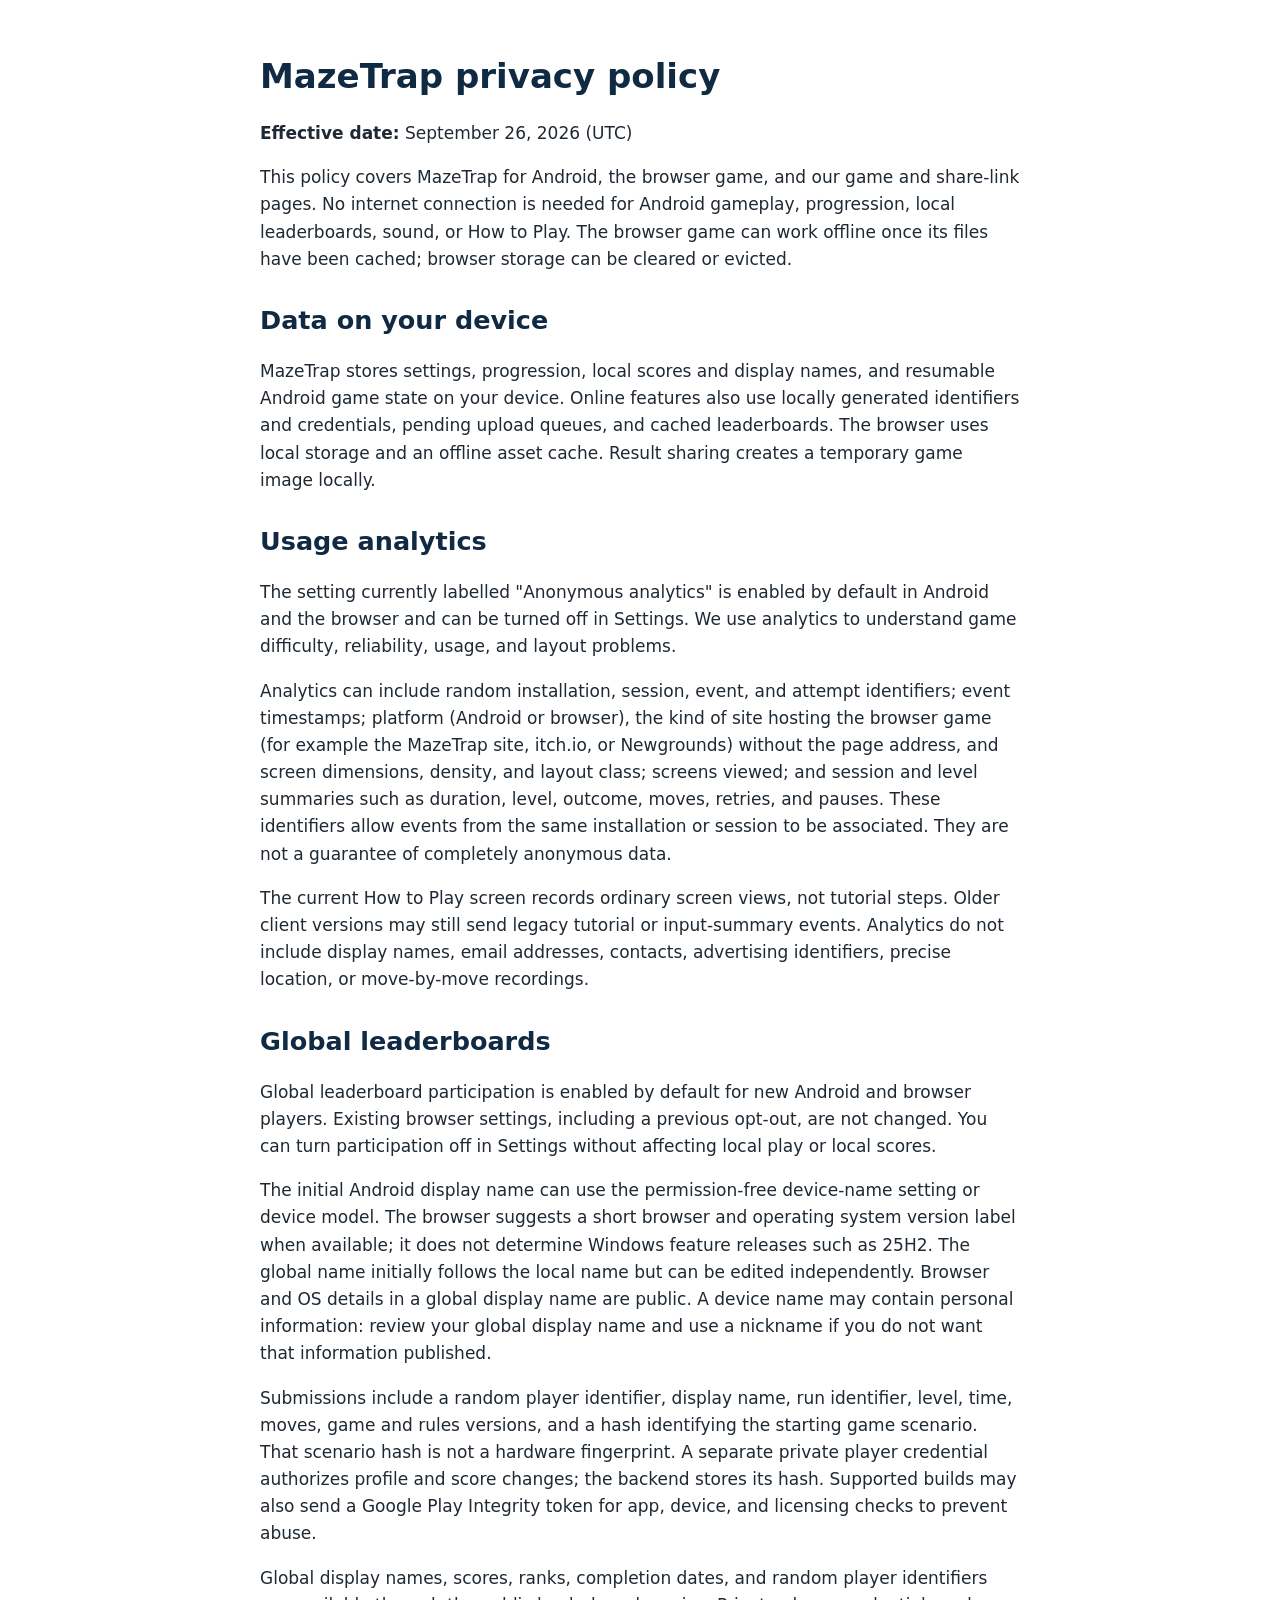
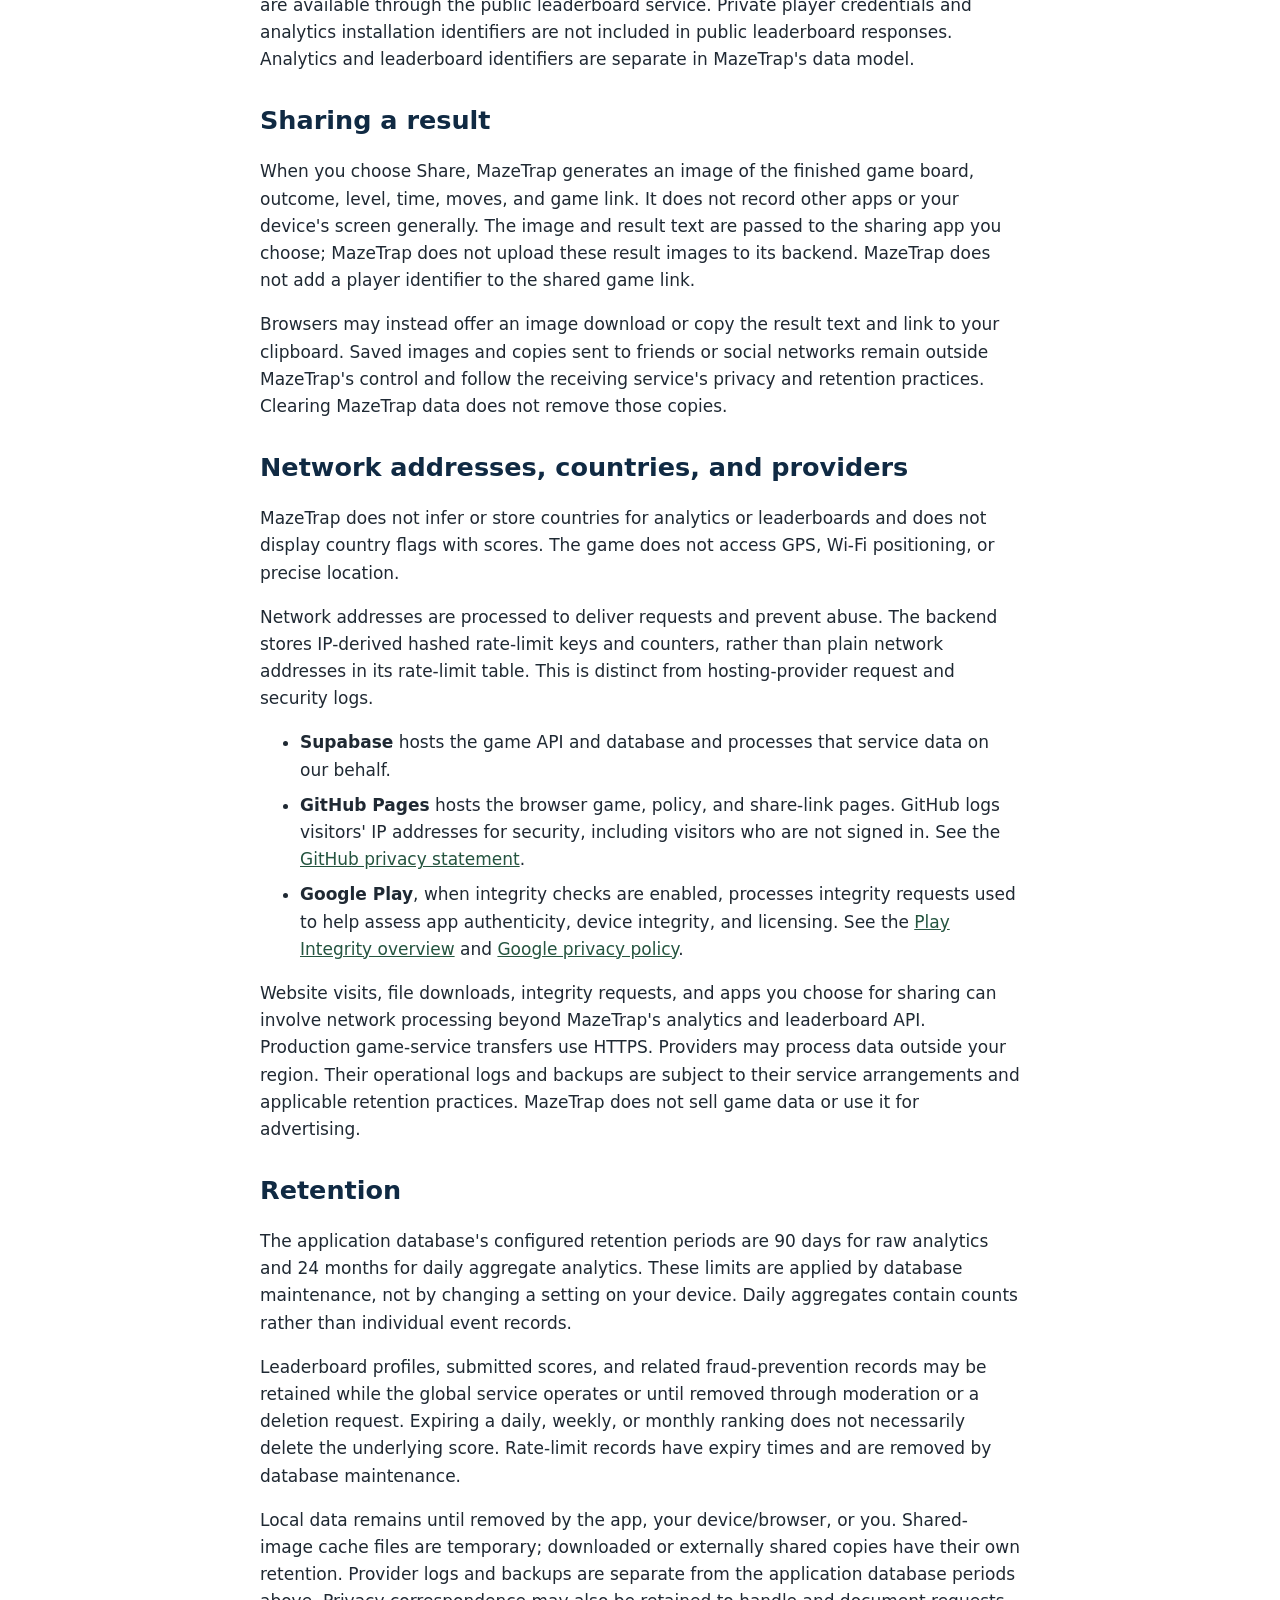
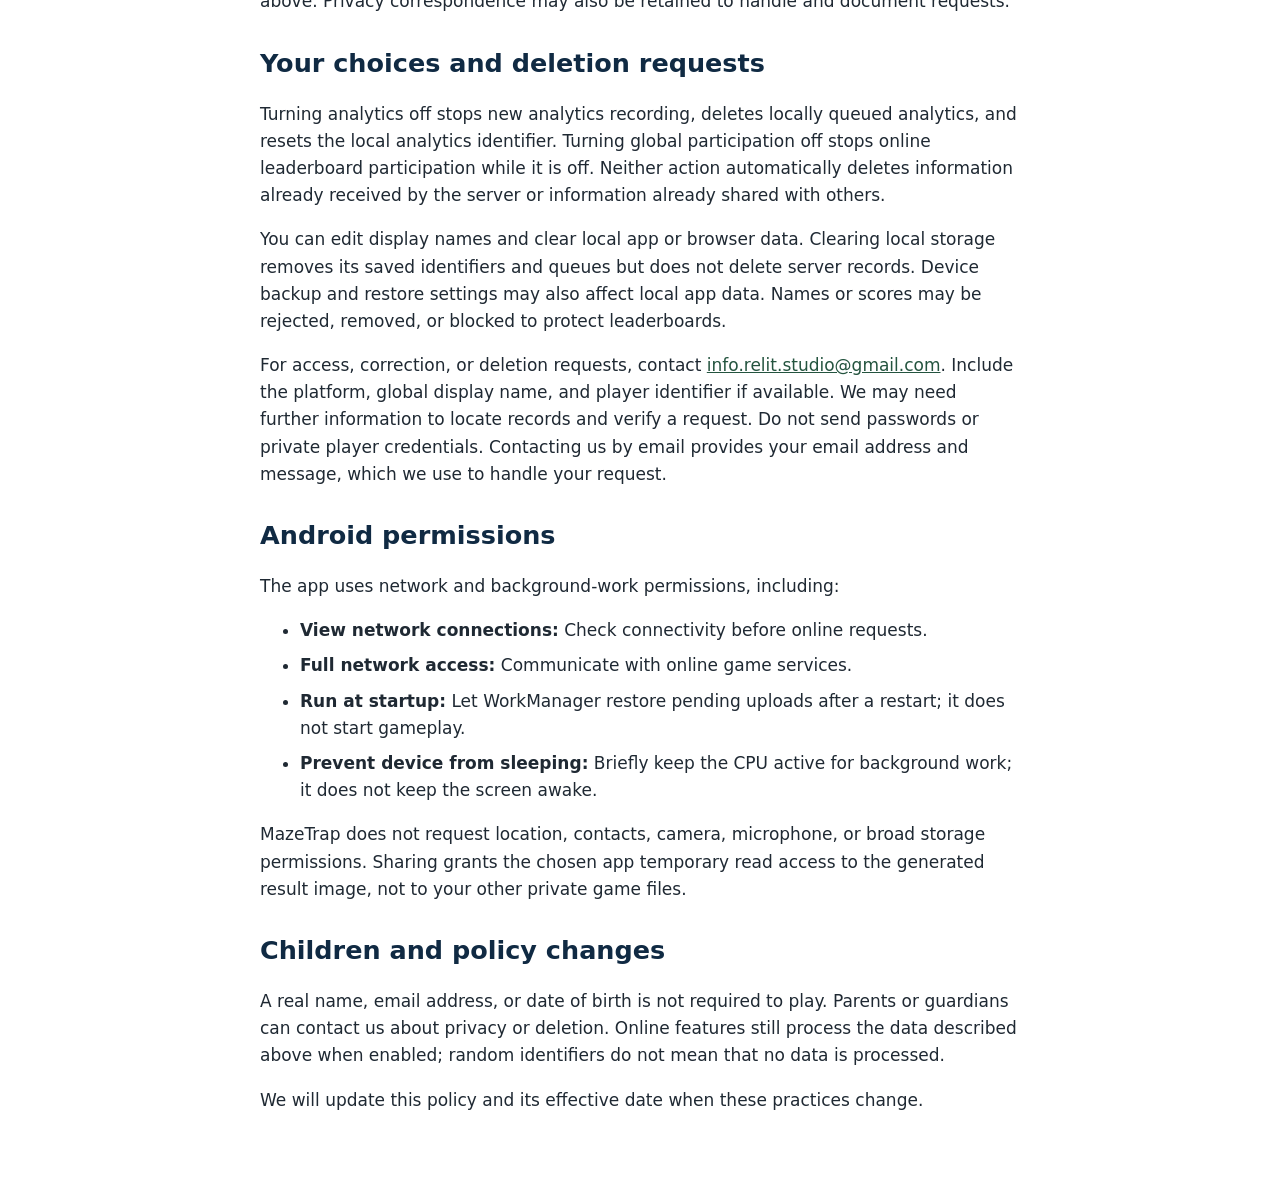
<file: index.html>
<!doctype html>
<!-- Generated from the canonical privacy policy; edit docs/privacy-policy.md. -->
<html lang="en">
<head>
  <meta charset="utf-8">
  <meta name="viewport" content="width=device-width, initial-scale=1">
  <title>MazeTrap privacy policy</title>
  <style>
    body { color: #1f2933; font: 17px/1.6 system-ui, sans-serif; margin: 0; }
    main { margin: 0 auto; max-width: 760px; padding: 32px 20px 64px; }
    h1, h2 { color: #102a43; line-height: 1.25; }
    h2 { margin-top: 2rem; }
    a { color: #24543f; overflow-wrap: anywhere; }
    li { margin-bottom: .5rem; }
  </style>
</head>
<body>
<main>
<h1 id="mazetrap-privacy-policy">MazeTrap privacy policy</h1>
<p><strong>Effective date:</strong> September 26, 2026 (UTC)</p>
<p>This policy covers MazeTrap for Android, the browser game, and our game and
share-link pages. No internet connection is needed for Android gameplay,
progression, local leaderboards, sound, or How to Play. The browser game can
work offline once its files have been cached; browser storage can be cleared
or evicted.</p>
<h2 id="data-on-your-device">Data on your device</h2>
<p>MazeTrap stores settings, progression, local scores and display names, and
resumable Android game state on your device. Online features also use locally
generated identifiers and credentials, pending upload queues, and cached
leaderboards. The browser uses local storage and an offline asset cache.
Result sharing creates a temporary game image locally.</p>
<h2 id="usage-analytics">Usage analytics</h2>
<p>The setting currently labelled &quot;Anonymous analytics&quot; is enabled by default
in Android and the browser and can be turned off in Settings. We use analytics
to understand game difficulty, reliability, usage, and layout problems.</p>
<p>Analytics can include random installation, session, event, and attempt
identifiers; event timestamps; platform (Android or browser), the kind of site
hosting the browser game (for example the MazeTrap site, itch.io, or
Newgrounds) without the page address, and screen dimensions, density, and
layout class; screens viewed; and session and level summaries such as duration,
level, outcome, moves, retries, and pauses. These identifiers allow events from
the same installation or session to be associated. They are not a guarantee
of completely anonymous data.</p>
<p>The current How to Play screen records ordinary screen views, not tutorial
steps. Older client versions may still send legacy tutorial or input-summary
events. Analytics do not include display names, email addresses, contacts,
advertising identifiers, precise location, or move-by-move recordings.</p>
<h2 id="global-leaderboards">Global leaderboards</h2>
<p>Global leaderboard participation is enabled by default for new Android and
browser players. Existing browser settings, including a previous opt-out,
are not changed. You can turn participation off in Settings without affecting
local play or local scores.</p>
<p>The initial Android display name can use the permission-free device-name
setting or device model. The browser suggests a short browser and operating
system version label when available; it does not determine Windows feature
releases such as 25H2. The global name initially follows the local name but
can be edited independently. Browser and OS details in a global display name
are public. A device name may contain personal information: review your global
display name and use a nickname if you do not want that information published.</p>
<p>Submissions include a random player identifier, display name, run identifier,
level, time, moves, game and rules versions, and a hash identifying the
starting game scenario. That scenario hash is not a hardware fingerprint.
A separate private player credential authorizes profile and score changes;
the backend stores its hash. Supported builds may also send a Google Play
Integrity token for app, device, and licensing checks to prevent abuse.</p>
<p>Global display names, scores, ranks, completion dates, and random player
identifiers are available through the public leaderboard service. Private
player credentials and analytics installation identifiers are not included
in public leaderboard responses. Analytics and leaderboard identifiers are
separate in MazeTrap's data model.</p>
<h2 id="sharing-a-result">Sharing a result</h2>
<p>When you choose Share, MazeTrap generates an image of the finished game board,
outcome, level, time, moves, and game link. It does not record other apps or
your device's screen generally. The image and result text are passed to the
sharing app you choose; MazeTrap does not upload these result images to its
backend. MazeTrap does not add a player identifier to the shared game link.</p>
<p>Browsers may instead offer an image download or copy the result text and link
to your clipboard. Saved images and copies sent to friends or social networks
remain outside MazeTrap's control and follow the receiving service's privacy
and retention practices. Clearing MazeTrap data does not remove those copies.</p>
<h2 id="network-addresses-countries-and-providers">Network addresses, countries, and providers</h2>
<p>MazeTrap does not infer or store countries for analytics or leaderboards and
does not display country flags with scores. The game does not access GPS,
Wi-Fi positioning, or precise location.</p>
<p>Network addresses are processed to deliver requests and prevent abuse. The
backend stores IP-derived hashed rate-limit keys and counters, rather than
plain network addresses in its rate-limit table. This is distinct from
hosting-provider request and security logs.</p>
<ul>
<li><strong>Supabase</strong> hosts the game API and database and processes that service data
on our behalf.</li>
<li><strong>GitHub Pages</strong> hosts the browser game, policy, and share-link pages.
GitHub logs visitors' IP addresses for security, including visitors who are
not signed in. See the <a href="https://docs.github.com/en/site-policy/privacy-policies/github-general-privacy-statement">GitHub privacy statement</a>.</li>
<li><strong>Google Play</strong>, when integrity checks are enabled, processes integrity
requests used to help assess app authenticity, device integrity, and
licensing. See the <a href="https://developer.android.com/google/play/integrity/overview">Play Integrity overview</a>
and <a href="https://policies.google.com/privacy">Google privacy policy</a>.</li>
</ul>
<p>Website visits, file downloads, integrity requests, and apps you choose for
sharing can involve network processing beyond MazeTrap's analytics and
leaderboard API. Production game-service transfers use HTTPS. Providers may
process data outside your region. Their operational logs and backups are
subject to their service arrangements and applicable retention practices.
MazeTrap does not sell game data or use it for advertising.</p>
<h2 id="retention">Retention</h2>
<p>The application database's configured retention periods are 90 days for raw
analytics and 24 months for daily aggregate analytics. These limits are
applied by database maintenance, not by changing a setting on your device.
Daily aggregates contain counts rather than individual event records.</p>
<p>Leaderboard profiles, submitted scores, and related fraud-prevention records
may be retained while the global service operates or until removed through
moderation or a deletion request. Expiring a daily, weekly, or monthly ranking
does not necessarily delete the underlying score. Rate-limit records have
expiry times and are removed by database maintenance.</p>
<p>Local data remains until removed by the app, your device/browser, or you.
Shared-image cache files are temporary; downloaded or externally shared
copies have their own retention. Provider logs and backups are separate from
the application database periods above.
Privacy correspondence may also be retained to handle and document requests.</p>
<h2 id="your-choices-and-deletion-requests">Your choices and deletion requests</h2>
<p>Turning analytics off stops new analytics recording, deletes locally queued
analytics, and resets the local analytics identifier. Turning global
participation off stops online leaderboard participation while it is off.
Neither action automatically deletes information already received by the
server or information already shared with others.</p>
<p>You can edit display names and clear local app or browser data. Clearing local
storage removes its saved identifiers and queues but does not delete server
records. Device backup and restore settings may also affect local app data.
Names or scores may be rejected, removed, or blocked to protect leaderboards.</p>
<p>For access, correction, or deletion requests, contact
<a href="mailto:info.relit.studio@gmail.com">info.relit.studio@gmail.com</a>.
Include the platform, global display name, and player identifier if available.
We may need further information to locate records and verify a request.
Do not send passwords or private player credentials. Contacting us by email
provides your email address and message, which we use to handle your request.</p>
<h2 id="android-permissions">Android permissions</h2>
<p>The app uses network and background-work permissions, including:</p>
<ul>
<li><strong>View network connections:</strong> Check connectivity before online requests.</li>
<li><strong>Full network access:</strong> Communicate with online game services.</li>
<li><strong>Run at startup:</strong> Let WorkManager restore pending uploads after a restart;
it does not start gameplay.</li>
<li><strong>Prevent device from sleeping:</strong> Briefly keep the CPU active for background
work; it does not keep the screen awake.</li>
</ul>
<p>MazeTrap does not request location, contacts, camera, microphone, or broad
storage permissions. Sharing grants the chosen app temporary read access to
the generated result image, not to your other private game files.</p>
<h2 id="children-and-policy-changes">Children and policy changes</h2>
<p>A real name, email address, or date of birth is not required to play. Parents
or guardians can contact us about privacy or deletion. Online features still
process the data described above when enabled; random identifiers do not mean
that no data is processed.</p>
<p>We will update this policy and its effective date when these practices change.</p>
</main>
</body>
</html>
</file>
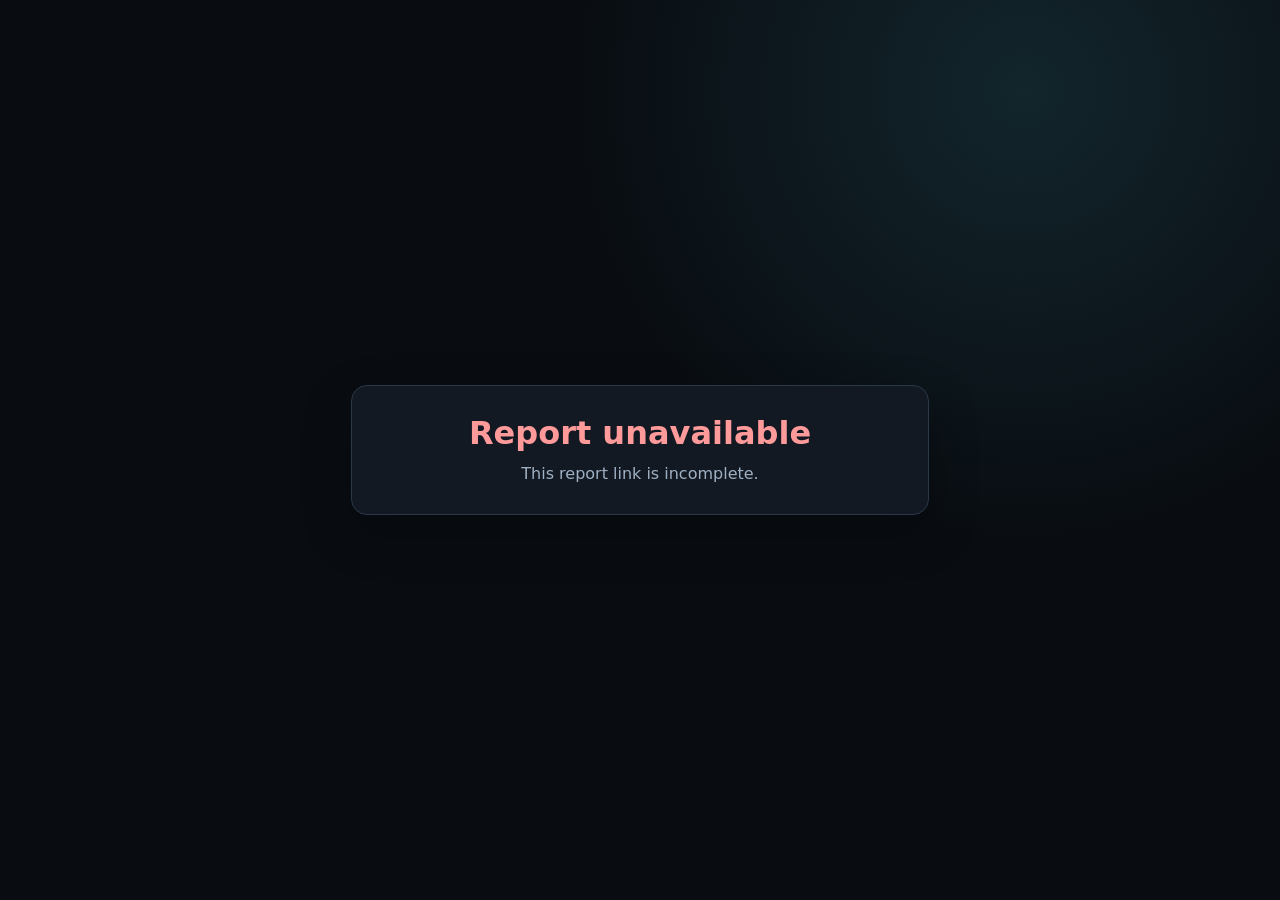
<file: analytics/index.html>
<!doctype html>
<html lang="en">
<head>
  <meta charset="utf-8">
  <meta name="viewport" content="width=device-width, initial-scale=1">
  <meta name="referrer" content="no-referrer">
  <meta
    http-equiv="Content-Security-Policy"
    content="default-src 'none'; connect-src https://qbdqmgxcmqyrqiufeqgm.supabase.co; script-src 'unsafe-inline'; style-src 'unsafe-inline'; base-uri 'none'; frame-ancestors 'none'"
  >
  <title>MazeTrap Analytics</title>
  <style>
    :root {
      color-scheme: dark;
      font-family: Inter, ui-sans-serif, system-ui, -apple-system, "Segoe UI", sans-serif;
      background: #090d12;
      color: #f3f6fa;
    }
    body {
      min-height: 100vh;
      margin: 0;
      display: grid;
      place-items: center;
      background:
        radial-gradient(circle at 80% 10%, rgba(84, 215, 232, .12), transparent 28rem),
        #090d12;
    }
    main {
      width: min(520px, calc(100% - 32px));
      padding: 28px;
      border: 1px solid #2a3849;
      border-radius: 16px;
      background: #121923;
      box-shadow: 0 18px 48px rgba(0, 0, 0, .3);
      text-align: center;
    }
    h1 { margin: 0 0 10px; }
    p { margin: 0; color: #9fb0c3; line-height: 1.55; }
    .spinner {
      width: 34px;
      height: 34px;
      margin: 0 auto 18px;
      border: 4px solid #2a3849;
      border-top-color: #54d7e8;
      border-radius: 50%;
      animation: spin .8s linear infinite;
    }
    .error .spinner { display: none; }
    .error h1 { color: #ff9a9a; }
    @keyframes spin { to { transform: rotate(360deg); } }
    @media (prefers-reduced-motion: reduce) {
      .spinner { animation: none; border-top-color: #2a3849; }
    }
  </style>
</head>
<body>
  <main id="status" aria-live="polite">
    <div class="spinner" aria-hidden="true"></div>
    <h1>Loading analytics</h1>
    <p>Opening the private MazeTrap report...</p>
  </main>
  <script>
    "use strict";
    const PROJECT_ORIGIN = "https://qbdqmgxcmqyrqiufeqgm.supabase.co";
    const REPORT_PATH =
      "/storage/v1/object/sign/analytics-reports/latest/gameplay-analytics.html";

    function fail(message) {
      const status = document.querySelector("#status");
      status.classList.add("error");
      status.querySelector("h1").textContent = "Report unavailable";
      status.querySelector("p").textContent = message;
      document.title = "MazeTrap Analytics - unavailable";
    }

    function decodeBase64Url(value) {
      const padding = "=".repeat((4 - value.length % 4) % 4);
      const binary = atob(value.replaceAll("-", "+").replaceAll("_", "/") + padding);
      return new TextDecoder().decode(Uint8Array.from(binary, character => character.charCodeAt(0)));
    }

    async function openReport() {
      const sourceValue = new URLSearchParams(location.hash.slice(1)).get("source");
      if (!sourceValue || sourceValue.length > 4096) {
        fail("This report link is incomplete.");
        return;
      }

      let source;
      try {
        source = new URL(decodeBase64Url(sourceValue));
      } catch {
        fail("This report link is invalid.");
        return;
      }
      if (
        source.origin !== PROJECT_ORIGIN ||
        source.pathname !== REPORT_PATH ||
        !source.searchParams.has("token")
      ) {
        fail("This report link is invalid.");
        return;
      }

      try {
        const response = await fetch(source, {
          cache: "no-store",
          credentials: "omit",
          referrerPolicy: "no-referrer"
        });
        if (!response.ok) {
          fail(response.status === 400 || response.status === 401
            ? "This report link has expired."
            : "The report is temporarily unavailable.");
          return;
        }
        const report = await response.text();
        const blobUrl = URL.createObjectURL(new Blob([report], { type: "text/html" }));
        location.replace(blobUrl);
      } catch {
        fail("The report could not be downloaded.");
      }
    }

    void openReport();
  </script>
</body>
</html>
</file>
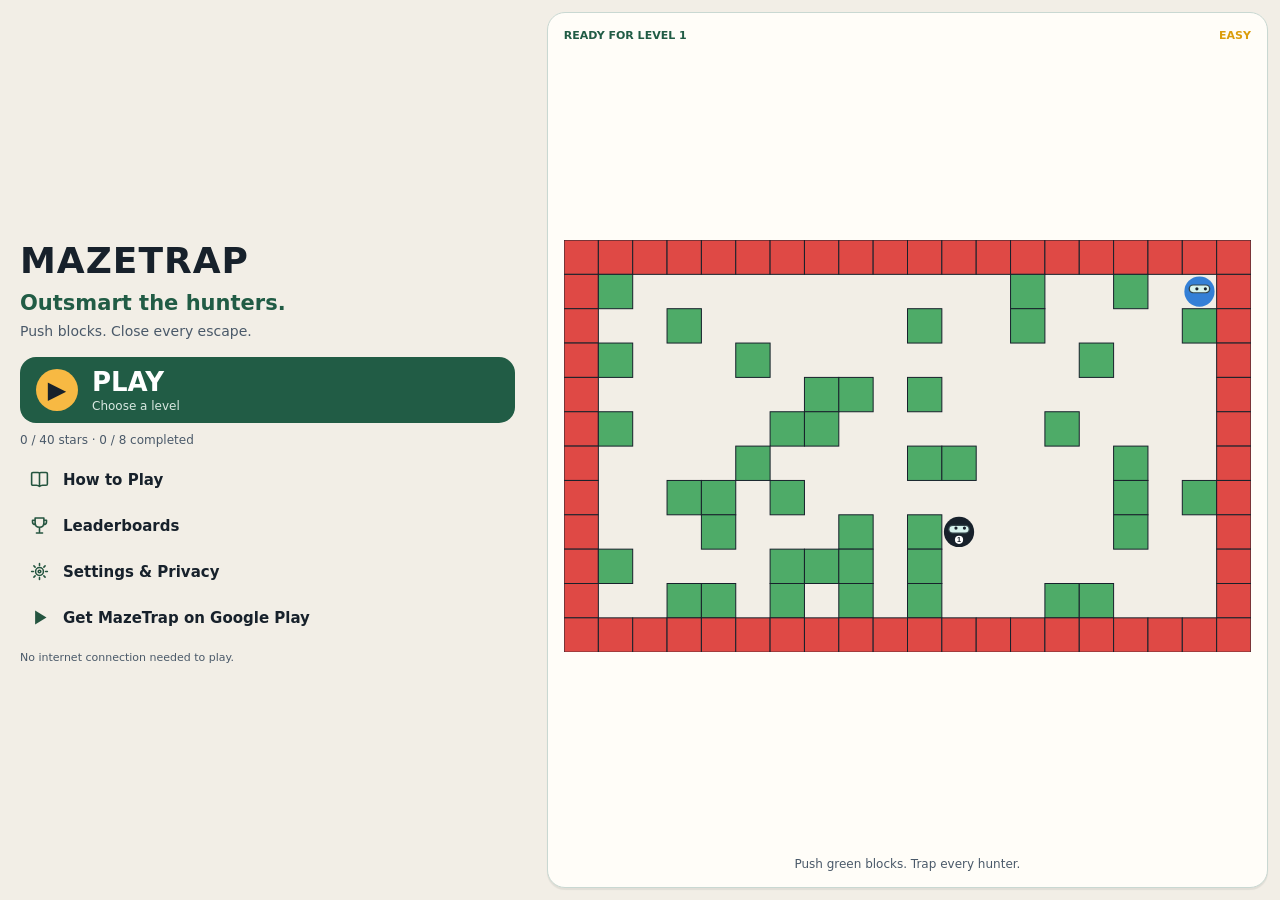
<file: play/index.html>
<!doctype html>
<html lang="en">
<head>
  <meta charset="utf-8">
  <meta name="viewport" content="width=device-width,initial-scale=1,viewport-fit=cover">
  <meta name="theme-color" content="#215c45">
  <meta name="description" content="MazeTrap - push blocks, close every escape, outsmart the hunters.">
  <meta name="copyright" content="Copyright 2026 Relit Studio. All rights reserved.">
  <title>MazeTrap</title>
  <link rel="icon" type="image/png" sizes="32x32" href="assets/icons/favicon-32.png">
  <link rel="apple-touch-icon" sizes="180x180" href="assets/icons/apple-touch-icon.png">
  <link rel="manifest" href="manifest.webmanifest">
  <link rel="stylesheet" href="assets/styles-4X2WJBRA.css">
</head>
<body>
  <noscript>MazeTrap needs JavaScript enabled to run.</noscript>
  <div id="app">
    <section class="screen menu-screen active" id="menu-screen" aria-label="Main menu">
      <div class="menu-shell">
        <div class="menu-copy">
          <h1>MAZETRAP</h1>
          <h2>Outsmart the hunters.</h2>
          <p class="menu-blurb">Push blocks. Close every escape.</p>
          <button class="play-button" id="play-button">
            <span class="play-icon">▶</span>
            <span><strong id="play-title">PLAY</strong><small id="play-subtitle">Choose a level</small></span>
          </button>
          <p class="menu-progress" id="menu-progress"></p>
          <nav class="menu-nav">
            <button class="nav-card hidden" id="choose-level-button" data-action="levels">
              <svg viewBox="0 0 24 24" aria-hidden="true"><path fill="currentColor" d="M7,4 L20,12 L7,20 Z"/></svg>Choose a level
            </button>
            <button class="nav-card" data-action="instructions">
              <svg viewBox="0 0 24 24" aria-hidden="true"><path d="M3,5.5 Q3,4 4.5,4 L10.5,4 Q12,4 12,5.5 L12,20 Q10.5,18.5 8.5,18.5 L4.5,18.5 Q3,18.5 3,17 Z M21,5.5 Q21,4 19.5,4 L13.5,4 Q12,4 12,5.5 L12,20 Q13.5,18.5 15.5,18.5 L19.5,18.5 Q21,18.5 21,17 Z"/></svg>How to Play
            </button>
            <button class="nav-card" data-action="leaderboards">
              <svg viewBox="0 0 24 24" aria-hidden="true"><path d="M7,3.5 L17,3.5 L17,9 Q17,14 12,14 Q7,14 7,9 Z M7,6 L4,6 L4,8 Q4,11 7.5,11 M17,6 L20,6 L20,8 Q20,11 16.5,11 M12,14 L12,19 M8.5,20.5 L15.5,20.5"/></svg>Leaderboards
            </button>
            <button class="nav-card" data-action="settings">
              <svg viewBox="0 0 24 24" aria-hidden="true"><path d="M12,3 L12,5 M12,19 L12,21 M3,12 L5,12 M19,12 L21,12 M5.6,5.6 L7,7 M17,17 L18.4,18.4 M18.4,5.6 L17,7 M7,17 L5.6,18.4 M12,7.5 A4.5,4.5 0,1 1,12 16.5 A4.5,4.5 0,1 1,12 7.5 M12,10.5 A1.5,1.5 0,1 1,12 13.5 A1.5,1.5 0,1 1,12 10.5"/></svg>Settings &amp; Privacy
            </button>
            <a class="nav-card hidden" id="android-download-link" target="_blank" rel="noopener noreferrer">
              <svg viewBox="0 0 24 24" aria-hidden="true"><path fill="currentColor" d="M7,4 L20,12 L7,20 Z"/></svg>Get MazeTrap on Google Play
            </a>
          </nav>
          <p class="offline-note">No internet connection needed to play.</p>
        </div>
        <div class="menu-preview panel">
          <header><strong id="menu-preview-title">READY FOR LEVEL 1</strong><span id="menu-preview-difficulty">EASY</span></header>
          <div class="menu-board-stage"><canvas id="menu-canvas" aria-hidden="true"></canvas></div>
          <p>Push green blocks. Trap every hunter.</p>
        </div>
      </div>
    </section>

    <section class="screen levels-screen" id="levels-screen" aria-label="Select level">
      <header class="level-screen-header">
        <button class="leaderboard-icon-button" id="levels-back" aria-label="Back to main menu">←</button>
        <h1>SELECT LEVEL</h1>
        <span id="level-progress"></span>
        <button class="leaderboard-icon-button hidden" id="levels-menu" data-action="menu" aria-label="Main menu">
          <svg viewBox="0 0 24 24" aria-hidden="true"><path d="m3 11 9-8 9 8M5 10v11h5v-6h4v6h5V10"/></svg>
        </button>
      </header>
      <div class="level-pages" id="level-pages"></div>
      <footer class="level-page-controls">
        <button id="previous-level-page" aria-label="Previous level page">‹</button>
        <div class="page-dots" id="level-dots" aria-label="Level pages"></div>
        <span id="level-page-label"></span>
        <button id="next-level-page" aria-label="Next level page">›</button>
      </footer>
    </section>

    <section class="screen instructions-screen" id="instructions-screen" aria-label="How to play">
      <div class="instructions-panel panel">
        <h1>HOW TO PLAY</h1>
        <div class="instructions-content">
          <figure class="instructions-figure">
            <div class="illustration-labels"><span>BEFORE: PUSH RIGHT</span><span>AFTER: TRAPPED</span></div>
            <img id="instructions-image" src="assets/trap-guide.png" width="1200" height="480"
              alt="Before: the hunter has one escape on its left. After: the player pushes a block right into that opening. The surrounded hunter turns gray, and the player still has room to move.">
          </figure>
          <div class="instructions-copy">
            <h2>Trap every hunter</h2>
            <p>Move the blue player and push green blocks to surround the hunters. Red walls cannot move. Trapped hunters turn gray.</p>
            <p><strong>You win when no hunter can move.</strong> Don't get caught&mdash;or block your own escape!</p>
            <p class="instructions-controls"><strong>Move:</strong> Swipe or tap a direction.<br>Keyboard: arrow keys or WASD.</p>
          </div>
        </div>
        <div class="center-actions">
          <button class="primary-button" data-action="menu">GOT IT</button>
        </div>
      </div>
    </section>

    <section class="screen leaderboard-screen" id="leaderboards-screen" aria-label="Leaderboards">
      <header class="leaderboard-toolbar">
        <button class="leaderboard-icon-button" data-action="menu" aria-label="Back to main menu">
          <svg viewBox="0 0 24 24" aria-hidden="true"><path d="M20 12H5m6-6-6 6 6 6"/></svg>
        </button>
        <h1>LEADERBOARD</h1>
        <div class="mode-switch" role="group" aria-label="Leaderboard source">
          <button class="selected" id="local-board-button" aria-label="Local leaderboard" aria-pressed="true">
            <svg viewBox="0 0 24 24" aria-hidden="true"><path d="M7 2.5h10q1.5 0 1.5 1.5v16q0 1.5-1.5 1.5H7q-1.5 0-1.5-1.5V4q0-1.5 1.5-1.5ZM8 5h8m-5.5 14h3"/></svg><span>LOCAL</span>
          </button>
          <button id="global-board-button" aria-label="Global leaderboard" aria-pressed="false">
            <svg viewBox="0 0 24 24" aria-hidden="true"><circle cx="12" cy="12" r="9.5"/><path d="M2.8 12h18.4M4.5 7.5h15m-15 9h15M12 2.5c-3.5 2.7-3.5 16.3 0 19m0-19c3.5 2.7 3.5 16.3 0 19"/></svg><span>GLOBAL</span>
          </button>
        </div>
        <button class="leaderboard-icon-button hidden" id="leaderboard-refresh" aria-label="Refresh leaderboard">
          <svg viewBox="0 0 32 32" aria-hidden="true"><path d="M25 11a10 10 0 1 0 1 9M25 5v7h-7"/></svg>
        </button>
      </header>
      <div class="leaderboard-filters">
        <div class="leaderboard-controls">
          <span>LEVEL</span>
          <div id="leaderboard-levels" role="group" aria-label="Leaderboard level"></div>
        </div>
        <div class="period-switch hidden" id="period-switch" role="group" aria-label="Leaderboard period">
          <button data-period="daily"><svg viewBox="0 0 24 24" aria-hidden="true"><circle cx="12" cy="12" r="5"/><path d="M12 2v2m0 16v2M2 12h2m16 0h2M5 5l1.5 1.5m11 11L19 19M5 19l1.5-1.5m11-11L19 5"/></svg><span>DAY</span></button>
          <button data-period="weekly"><svg viewBox="0 0 24 24" aria-hidden="true"><path d="M5 4h14q2 0 2 2v13q0 2-2 2H5q-2 0-2-2V6q0-2 2-2ZM7 2v4m10-4v4M3 9h18M7 14h10"/></svg><span>WEEK</span></button>
          <button data-period="monthly"><svg viewBox="0 0 24 24" aria-hidden="true"><path d="M5 4h14q2 0 2 2v13q0 2-2 2H5q-2 0-2-2V6q0-2 2-2ZM7 2v4m10-4v4M3 9h18M8 9v12m8-12v12M3 15h18"/></svg><span>MONTH</span></button>
          <button class="selected" data-period="all_time"><svg viewBox="0 0 24 24" aria-hidden="true"><path d="M12 12C9 7 7 6 5 7 1 9 1 15 5 17c2 1 4 0 7-5 3-5 5-6 7-5 4 2 4 8 0 10-2 1-4 0-7-5Z"/></svg><span>ALL TIME</span></button>
        </div>
      </div>
      <div class="leaderboard-panel panel">
        <div class="leaderboard-heading">
          <h2 id="leaderboard-title">LEVEL 1 LOCAL</h2>
          <span id="leaderboard-status" role="status"></span>
        </div>
        <div class="table-wrap">
          <table>
            <colgroup><col class="rank-column"><col><col class="time-column"><col class="moves-column"><col class="date-column"></colgroup>
            <thead><tr><th>#</th><th>PLAYER</th><th>TIME</th><th>MOVES</th><th>SET AT</th></tr></thead>
            <tbody id="leaderboard-body"></tbody>
          </table>
          <p class="empty-state" id="leaderboard-empty">NO COMPLETED RUNS YET</p>
        </div>
        <footer class="leaderboard-best" id="leaderboard-best">LOCAL BEST &mdash;</footer>
      </div>
    </section>

    <section class="screen" id="settings-screen" aria-label="Settings and privacy">
      <header class="settings-header">
        <div><h1>Settings &amp; Privacy</h1><p>Names, online services, analytics, and privacy</p></div>
        <button class="back-button" data-action="menu">← <span>BACK</span></button>
      </header>
      <div class="settings-grid">
        <section class="settings-panel panel">
          <h2>LEADERBOARD DISPLAY NAMES</h2>
          <label class="identity-card">
            <strong>▣ &nbsp; Local identity</strong>
            <input id="local-name" maxlength="50" autocomplete="off">
          </label>
          <label class="identity-card">
            <strong>◎ &nbsp; Global identity</strong>
            <input id="global-name" maxlength="50" autocomplete="off">
            <button class="secondary-button" id="use-local-name" type="button">↻ &nbsp; USE LOCAL</button>
          </label>
          <p class="service-note" id="queue-status">Global score uploads: 0 pending</p>
        </section>
        <section class="settings-panel panel">
          <h2>CONTROLS</h2>
          <label class="toggle-card">
            <span><strong>♫ &nbsp; Sound</strong><small>Menus and in-game sound</small></span>
            <input type="checkbox" id="sound-toggle"><i></i>
          </label>
          <label class="toggle-card">
            <span><strong>▥ &nbsp; Analytics</strong><small>Anonymous gameplay data to improve game</small></span>
            <input type="checkbox" id="analytics-toggle"><i></i>
          </label>
          <label class="toggle-card">
            <span><strong>◎ &nbsp; Global leaderboard</strong><small>Submit online scores</small></span>
            <input type="checkbox" id="global-toggle"><i></i>
          </label>
          <a class="privacy-card" href="../privacy-policy.html" target="_blank" rel="noopener">
            <span>♢</span><span><strong>Privacy policy</strong><small>Open HTML document</small></span>
          </a>
          <p class="offline-banner">▣ &nbsp; No internet connection needed to play.</p>
        </section>
      </div>
    </section>

    <section class="screen game-screen" id="game-screen" aria-label="MazeTrap game">
      <div class="game-layout" id="game-layout">
      <div class="game-status" id="game-status"><strong class="game-level">LEVEL <span id="hud-level">1</span></strong><p class="game-description" id="game-description"></p></div>
      <aside class="game-rail left-rail">
        <button data-action="levels" aria-label="Levels"><span aria-hidden="true">☰</span><small>LEVELS</small></button>
        <button id="new-game-button" aria-label="New game"><span aria-hidden="true">↻</span><small>NEW</small></button>
        <button id="pause-button" aria-label="Pause"><span aria-hidden="true">Ⅱ</span><small>PAUSE</small></button>
        <button class="fullscreen-button" id="fullscreen-button" hidden><span>⛶</span><small>FULLSCREEN</small></button>
        <button id="game-sound-button" aria-label="Sound on"><span aria-hidden="true">♫</span><small>SOUND ON</small></button>
      </aside>
      <div class="board-stage" id="board-stage"><canvas id="game-canvas" tabindex="0" aria-label="Playable maze board"></canvas></div>
      <aside class="game-rail right-rail">
        <div class="hud-stats">
          <div class="hud-stat"><strong id="hud-time">0:00</strong><small>TIME</small></div>
          <div class="hud-stat"><strong id="hud-moves">0</strong><small>MOVES</small></div>
        </div>
        <strong class="move-caption">MOVE</strong>
        <div class="movement-pad" role="group" aria-label="Movement controls">
          <button class="move-up" data-move="up" aria-label="Move up">↑</button>
          <button class="move-left" data-move="left" aria-label="Move left">←</button>
          <button class="move-right" data-move="right" aria-label="Move right">→</button>
          <button class="move-down" data-move="down" aria-label="Move down">↓</button>
        </div>
        <span class="swipe-hint">Swipe also works</span>
      </aside>
      </div>
      <div class="game-overlay hidden" id="game-overlay">
        <div class="result-card panel">
          <div class="result-header">
            <h2 id="result-title">LEVEL COMPLETE</h2>
            <button id="result-share" aria-label="Share result" disabled>
              <svg viewBox="0 0 24 24" aria-hidden="true"><circle cx="18" cy="5" r="3"/><circle cx="6" cy="12" r="3"/><circle cx="18" cy="19" r="3"/><path d="m8.6 10.5 6.8-4m-6.8 7 6.8 4"/></svg>
              SHARE
            </button>
          </div>
          <p id="result-subtitle">TRAP SECURED</p>
          <div class="result-stats">
            <div><strong id="result-time">0s</strong><small>TIME</small></div>
            <div><strong id="result-moves">0</strong><small>MOVES</small></div>
            <div><strong id="result-stars">★★★★★</strong><small>STARS</small></div>
          </div>
          <div class="center-actions">
            <button class="secondary-button" id="result-secondary">LEVELS</button>
            <button class="primary-button" id="result-primary">NEXT LEVEL</button>
          </div>
          <div id="result-share-tools" class="result-share-tools hidden">
            <div><button id="result-save-image">Save image</button><button id="result-copy-text">Copy result + link</button></div>
            <textarea id="result-share-text" aria-label="Result and game link" rows="3" readonly></textarea>
          </div>
        </div>
      </div>
    </section>
  </div>

  <div class="toast hidden" id="toast" role="status"></div>
  <script type="module" src="assets/app-OLZKDU5K.js"></script>
</body>
</html>
</file>
<file: play/assets/styles-4X2WJBRA.css>
:root{color-scheme:light;--background: #f2eee6;--surface: #fffdf8;--surface-muted: #ede8de;--ink: #17212b;--muted: #4a5969;--green: #215c45;--green-dark: #173f32;--green-pale: #ddeee6;--green-mid: #62c48a;--gold: #f7b943;--gold-dark: #db9d0b;--red: #df4945;--ceramic: #4eab68;--border: #c9d8d2;--shadow: 0 2px 1px rgb(23 33 43 / 8%);font-family:Inter,ui-sans-serif,system-ui,-apple-system,BlinkMacSystemFont,Segoe UI,sans-serif;font-synthesis:none}*{box-sizing:border-box}html,body{width:100%;min-height:100%;margin:0;background:var(--background);color:var(--ink)}body{overflow:hidden}button,input{font:inherit}button,a{-webkit-tap-highlight-color:transparent}button{cursor:pointer}.hidden{display:none!important}.panel{background:var(--surface);border:1px solid var(--border);border-radius:18px;box-shadow:var(--shadow)}.screen{display:none;width:100vw;height:100dvh;min-height:420px;padding:12px;overflow:auto}.screen.active{display:block}.screen.menu-screen{min-height:0}.menu-shell{display:grid;grid-template-columns:minmax(0,.85fr) minmax(0,1.2fr);gap:24px;width:100%;height:100%}.menu-copy{display:flex;flex-direction:column;justify-content:safe center;min-width:0;overflow:auto;padding:8px}.menu-copy h1{margin:0;font-size:clamp(26px,3.2vw,36px);line-height:1.4;letter-spacing:1px}.menu-copy h2{margin:4px 0;color:var(--green);font-size:clamp(16px,2vw,21px)}.menu-blurb{margin:4px 0;font-size:14px;color:var(--muted)}.menu-progress{margin:10px 0 0;color:var(--muted);font-size:12px}.menu-preview{display:flex;flex-direction:column;min-width:0;padding:16px}.menu-preview header{display:flex;justify-content:space-between;gap:8px;color:var(--green);font-size:11px}.menu-preview header span{color:var(--gold-dark);font-weight:800}.menu-preview>p{margin:8px 0 0;text-align:center;color:var(--muted);font-size:12px}.menu-board-stage{display:grid;place-items:center;flex:1;min-height:0}#menu-canvas{display:block;max-width:100%;max-height:100%}.play-button{display:flex;align-items:center;gap:14px;width:100%;min-height:66px;margin-top:14px;padding:8px 16px;border:0;border-radius:16px;background:var(--green);color:#fff;text-align:left;flex-shrink:0}.play-button:hover{background:var(--green-dark)}.play-button strong{display:block;font-size:26px}.play-button.resuming strong{font-size:clamp(14px,2.3vw,24px);white-space:nowrap}.play-button small{display:block;margin-top:2px;font-size:12px;color:#d9e8e1}.play-icon{display:grid;place-items:center;width:42px;aspect-ratio:1;border-radius:50%;background:var(--gold);color:var(--ink);font-size:24px;flex-shrink:0}.menu-nav{display:flex;flex-direction:column;gap:4px;margin-top:12px}.nav-card{display:flex;align-items:center;gap:12px;width:100%;min-height:42px;padding:6px 8px;border:0;border-radius:10px;background:transparent;color:var(--ink);font-size:15px;font-weight:700;text-align:left;text-decoration:none}.nav-card svg [fill=currentColor]{fill:currentColor;stroke:none}.nav-card svg{width:21px;height:21px;margin:0 1px;color:#24543f;fill:none;stroke:currentColor;stroke-width:1.8;stroke-linecap:round;stroke-linejoin:round;flex-shrink:0}.offline-note{margin:12px 0 0;text-align:left;color:var(--muted);font-size:11px}.screen-header,.settings-header{display:grid;grid-template-columns:150px 1fr 150px;align-items:center;min-height:64px}.screen-header h1{margin:0;text-align:center;font-size:clamp(28px,3vw,44px)}.back-button{display:flex;align-items:center;justify-content:center;gap:18px;min-height:58px;padding:0 18px;border:1px solid var(--border);border-radius:12px;background:#eff5f2;color:var(--green);font-weight:900;font-size:17px}.back-button:first-letter{font-size:25px}.screen.levels-screen{min-height:0;overflow:hidden}.levels-screen.active{display:flex;flex-direction:column;gap:8px}.level-screen-header{display:flex;align-items:center;gap:12px;flex-shrink:0}.level-screen-header h1{flex:1;margin:0;font-size:clamp(18px,2.5vw,26px);white-space:nowrap}.level-screen-header .leaderboard-icon-button{font-size:25px}#levels-menu{width:40px;height:40px}#levels-menu svg{width:23px;height:23px;fill:none;stroke:currentColor;stroke-width:1.8;stroke-linecap:round;stroke-linejoin:round}#level-progress{font-size:11px;color:var(--muted);white-space:nowrap}.level-pages{display:grid;grid-auto-flow:column;grid-auto-columns:100%;gap:0;flex:1;min-height:0;overflow-x:auto;overflow-y:hidden;overscroll-behavior-inline:contain;scroll-snap-type:x mandatory;scrollbar-width:none}.level-pages::-webkit-scrollbar{display:none}.level-page{display:grid;grid-template-columns:repeat(2,minmax(0,1fr));gap:14px;padding:3px;scroll-snap-align:start;scroll-snap-stop:always;min-height:0}.level-card{position:relative;display:flex;flex-direction:column;min-width:0;padding:20px;overflow:hidden;border:1px solid #ddd5c8;border-top:8px solid var(--green-mid);border-radius:0 0 12px 12px;background:var(--surface);text-align:left}.level-card.medium{border-top-color:var(--gold-dark)}.level-card.hard{border-top-color:#ed7255}.level-card.extreme{border-top-color:#d33b3b}.level-card.locked{filter:grayscale(.85);opacity:.6}.level-card.current{outline:3px solid var(--gold-dark);outline-offset:-3px}.level-card h2{margin:0;font-size:clamp(26px,3vw,42px)}.level-card .badge{position:absolute;top:18px;right:18px;padding:6px 10px;border-radius:999px;background:var(--green-mid);color:#fff;font-size:12px;font-weight:900}.level-card.medium .badge{background:var(--gold-dark)}.level-card.hard .badge{background:#ed7255}.level-card.extreme .badge{background:#d33b3b}.stars{margin:8px 0 24px;color:var(--gold-dark);letter-spacing:1px;font-size:clamp(20px,2.4vw,32px)}.hunter-count{margin:0 0 24px;color:#193c31;font-size:clamp(20px,2vw,30px);font-weight:900}.level-facts{display:grid;grid-template-columns:110px 1fr;gap:10px;margin:0}.level-facts dt{color:#62716c;font-size:12px;font-weight:800}.level-facts dd{margin:0;color:#214d3d;font-weight:800}.level-card footer{display:flex;justify-content:space-between;gap:6px;margin:auto -20px -20px;padding:14px 20px;background:var(--green-pale);color:var(--green);font-weight:900}.level-card.current footer{background:var(--gold-dark);color:#fff}.level-page-controls{display:flex;align-items:center;justify-content:center;gap:6px;height:34px;flex-shrink:0}.level-page-controls>button{width:30px;height:30px;border:0;border-radius:8px;background:transparent;color:var(--green);font-size:25px;padding:0}.level-page-controls>button:disabled{opacity:.35}#level-page-label{font-size:10px;color:var(--muted);white-space:nowrap}.page-dots{display:flex;justify-content:center;gap:0;height:28px}.page-dots button{position:relative;width:24px;height:28px;padding:0;border:0;background:transparent}.page-dots button:after{content:"";position:absolute;width:7px;height:7px;top:10px;left:8px;border-radius:5px;background:#b3b8b5}.page-dots button.selected:after{width:19px;left:2px;background:var(--gold-dark)}.locked-level{display:flex;flex-direction:column;align-items:center;justify-content:center;flex:1;gap:12px;color:var(--muted);font-size:14px}.locked-level>span{font-size:35px}.screen.instructions-screen{min-height:0}.instructions-panel{display:grid;grid-template-rows:auto minmax(0,1fr) auto;gap:14px;max-width:1200px;height:100%;margin:0 auto;padding:20px;border:2px solid var(--green);overflow:hidden}.instructions-panel>h1{margin:0;text-align:center;font-size:clamp(22px,3vw,30px)}.instructions-content{display:grid;grid-template-columns:minmax(0,1.35fr) minmax(0,1fr);gap:22px;align-items:center;min-height:0;overflow:auto;scrollbar-width:thin;scrollbar-color:var(--border) transparent}.instructions-figure{min-width:0;margin:0}.illustration-labels{display:grid;grid-template-columns:1fr 1fr;gap:4%;text-align:center;color:var(--green);font-size:clamp(10px,1.2vw,13px);font-weight:800}#instructions-image{display:block;width:100%;height:auto}.instructions-copy{font-size:clamp(14px,1.6vw,18px);line-height:1.45}.instructions-copy h2{margin:0 0 10px;color:var(--green);font-size:clamp(19px,2.2vw,25px)}.instructions-copy p{margin:0 0 12px}.instructions-copy .instructions-controls{margin-bottom:0;color:var(--muted)}.instructions-panel>.center-actions{margin-top:0}.center-actions{display:flex;justify-content:center;gap:16px;margin-top:24px}.primary-button,.secondary-button{min-width:190px;min-height:54px;padding:10px 20px;border-radius:10px;font-weight:900}.primary-button{border:0;background:var(--green);color:#fff}.primary-button:hover{background:var(--green-dark)}.secondary-button{border:1px solid var(--border);background:#eff5f2;color:var(--green)}.screen.leaderboard-screen{min-height:0;padding:max(8px,env(safe-area-inset-top)) max(12px,env(safe-area-inset-right)) max(8px,env(safe-area-inset-bottom)) max(12px,env(safe-area-inset-left));overflow:hidden;background:#f3efe7}.leaderboard-screen.active{display:flex;flex-direction:column;gap:6px}.leaderboard-toolbar{display:flex;flex-wrap:wrap;align-items:center;gap:6px;flex-shrink:0}.leaderboard-toolbar h1{flex:1;margin:0;font-size:clamp(18px,2.5vw,23px);line-height:1.4;white-space:nowrap}.leaderboard-screen svg{display:block;width:20px;height:20px;fill:none;stroke:currentColor;stroke-width:2;stroke-linecap:round;stroke-linejoin:round;flex-shrink:0}.leaderboard-icon-button{display:grid;place-items:center;width:48px;height:48px;padding:0;border:1px solid #cbd7d0;border-radius:10px;color:#24543f;background:#fffdf8;flex-shrink:0}.mode-switch{display:flex;gap:4px;height:48px}.mode-switch button{display:flex;align-items:center;justify-content:center;gap:5px;min-width:82px;height:48px;padding:0 8px;border:1px solid #cbd7d0;border-radius:10px;background:#fffdf8;color:#17202a;font-size:11px;font-weight:800}.leaderboard-screen .mode-switch svg{width:18px;height:18px;stroke-width:1.8}.mode-switch .selected,.period-switch .selected{background:#ddefe3;color:#24543f;border-color:#62c48a}.leaderboard-filters{display:flex;flex-wrap:wrap;justify-content:space-between;align-items:center;gap:6px;flex-shrink:0}.leaderboard-controls{display:flex;align-items:center;gap:4px;flex:0 0 auto}.leaderboard-controls>span{width:40px;color:var(--muted);font-size:11px;font-weight:800}#leaderboard-levels{display:grid;grid-template-columns:repeat(8,32px);gap:4px}#leaderboard-levels button{height:32px;min-width:0;padding:0;border:0;border-radius:7px;background:#dce8e1;color:var(--green);font-size:14px;font-weight:800}#leaderboard-levels button.selected{background:#f2b84b}.period-switch{display:flex;flex:0 0 auto;gap:4px}.period-switch button{display:flex;align-items:center;justify-content:center;gap:4px;height:32px;padding:0 6px;border:1px solid #cbd7d0;border-radius:8px;background:#fffdf8;color:#17202a;font-size:11px;font-weight:800;white-space:nowrap}.leaderboard-screen .period-switch svg{width:14px;height:14px;stroke-width:1.8}.leaderboard-panel{display:flex;flex-direction:column;flex:1;min-height:0;padding:8px 12px 0;overflow:hidden;border-color:#d7ded8;border-radius:11px;box-shadow:none}.leaderboard-heading{display:flex;flex-wrap:wrap;justify-content:space-between;align-items:center;gap:4px 12px;padding-bottom:8px;flex-shrink:0}.leaderboard-heading h2{margin:0;color:var(--green);font-size:18px;line-height:1.25}.leaderboard-heading span{color:var(--muted);font-size:11px;overflow-wrap:anywhere}.table-wrap{position:relative;flex:1;min-height:0;overflow:auto}.leaderboard-panel table{width:100%;border-collapse:collapse;table-layout:fixed}.rank-column{width:40px}.time-column{width:86px}.moves-column{width:70px}.date-column{width:126px}.leaderboard-panel th{position:sticky;top:0;z-index:1;padding:8px;background:var(--green);color:#fff;text-align:left;font-size:11px}.leaderboard-panel th:first-child{border-radius:7px 0 0 7px}.leaderboard-panel th:last-child{border-radius:0 7px 7px 0}.leaderboard-panel td{padding:10px 8px;border-bottom:1px solid #e5e7e4;font-size:13px}.leaderboard-panel th:last-child,.leaderboard-panel td:last-child{text-align:right}.leaderboard-panel td:first-child{color:#718174;font-weight:800}.leaderboard-panel tr:first-child td:first-child{color:#a9741c}.leaderboard-panel td:nth-child(2){font-weight:700;overflow-wrap:anywhere}.leaderboard-panel td:nth-child(3){font-weight:700;font-variant-numeric:tabular-nums;white-space:nowrap}.leaderboard-panel td:last-child{color:var(--muted);font-size:11px;white-space:nowrap}.leaderboard-panel .personal-score{background:#fcf0d7}.leaderboard-panel .nearby-heading td{padding-top:16px;color:var(--green);font-weight:800;text-align:center}.leaderboard-best{display:flex;flex-wrap:wrap;align-items:center;gap:4px 12px;min-height:36px;padding:6px 0;border-top:1px solid var(--border);color:var(--muted);font-size:11px;flex-shrink:0}.leaderboard-best strong{color:var(--green)}.leaderboard-best .personal-rank{margin-left:auto}.empty-state{margin:32px 0;text-align:center;color:var(--muted);font-size:17px;font-weight:800}@media(max-width:480px){.screen.leaderboard-screen{padding:max(3px,env(safe-area-inset-top)) max(4px,env(safe-area-inset-right)) max(3px,env(safe-area-inset-bottom)) max(4px,env(safe-area-inset-left))}.leaderboard-screen.active{gap:5px}.leaderboard-toolbar{gap:4px}.leaderboard-toolbar h1{font-size:16px}.leaderboard-icon-button{width:36px;height:36px}.leaderboard-screen svg{width:19px;height:19px}.mode-switch{height:36px;gap:4px}.mode-switch button{min-width:36px;width:36px;height:36px;padding:0}.mode-switch button span{display:none}.leaderboard-screen .mode-switch svg{width:18px;height:18px}.leaderboard-filters{gap:4px}.leaderboard-controls{gap:2px}.leaderboard-controls>span{width:30px;font-size:9px}#leaderboard-levels{grid-template-columns:repeat(8,28px);gap:2px}#leaderboard-levels button{height:28px;font-size:13px}.date-column,.leaderboard-panel th:nth-child(5),.leaderboard-panel td:nth-child(5){display:none}.period-switch{gap:2px}.period-switch button{height:28px;font-size:10px;padding:0 4px;gap:3px}.leaderboard-screen .period-switch svg{width:12px;height:12px}.leaderboard-panel{padding:5px 6px 0}.leaderboard-heading{gap:2px 6px;padding-bottom:4px}.leaderboard-heading h2{font-size:13px}.leaderboard-heading span{font-size:9px}.rank-column{width:32px}.time-column{width:78px}.moves-column{width:62px}.leaderboard-panel th{padding:5px 3px;font-size:9px}.leaderboard-panel td{padding:6px 3px;font-size:11px}.leaderboard-panel td:last-child{font-size:9px}.leaderboard-best{min-height:23px;padding:4px 0;gap:3px 6px;font-size:9px}.empty-state{margin:12px 0;font-size:12px}}.settings-header{grid-template-columns:1fr auto;padding:4px 8px 10px}.settings-header h1{margin:0;font-size:38px}.settings-header p{margin:3px 0 0;color:var(--muted)}.settings-grid{display:grid;grid-template-columns:60% 40%;gap:12px;height:calc(100% - 82px)}.settings-panel{padding:14px;overflow:auto}.settings-panel h2{margin:0 0 12px;color:var(--muted);font-size:17px}.identity-card{display:flex;flex-direction:column;gap:10px;margin-bottom:12px;padding:22px 16px;border:1px solid var(--border);border-radius:14px;background:#f6f3ed;font-size:20px}.identity-card input{width:100%;min-height:58px;padding:10px 16px;border:1px solid var(--border);border-radius:11px;background:var(--surface);color:var(--ink);font-size:20px}.identity-card .secondary-button{align-self:flex-start;min-width:190px}.toggle-card{position:relative;display:flex;align-items:center;justify-content:space-between;min-height:90px;margin-bottom:10px;padding:18px;border:1px solid var(--border);border-radius:14px;background:#f6f3ed}.toggle-card strong,.privacy-card strong{display:block;font-size:20px}.toggle-card small,.privacy-card small{display:block;margin-top:2px;color:var(--muted)}.toggle-card input{position:absolute;opacity:0}.toggle-card i{position:relative;width:78px;height:45px;border-radius:30px;background:#a7aca9;transition:background .15s}.toggle-card i:after{content:"";position:absolute;top:4px;left:4px;width:37px;height:37px;border-radius:50%;background:#fff;transition:transform .15s}.toggle-card input:checked+i{background:var(--green)}.toggle-card input:checked+i:after{transform:translate(33px)}.privacy-card{display:flex;align-items:center;gap:18px;min-height:90px;padding:18px;border:1px solid var(--border);border-radius:14px;background:#f6f3ed;color:inherit;text-decoration:none}.privacy-card>span:first-child{color:var(--green);font-size:32px}.offline-banner{padding:18px;border-radius:12px;background:#e6f0ec;color:var(--muted);font-weight:800}.service-note{margin:8px 0 0;color:var(--muted)}.screen.game-screen{position:relative;min-height:0;padding:0;overflow:hidden;overscroll-behavior:none}.game-layout{position:absolute;inset:env(safe-area-inset-top) env(safe-area-inset-right) env(safe-area-inset-bottom) env(safe-area-inset-left)}.game-status{position:absolute;display:flex;align-items:center;gap:8px;z-index:2;pointer-events:none;font-size:11px}.game-level{flex-shrink:0;color:var(--green);font-size:12px}.game-description{flex:1;min-width:0;margin:0;overflow:hidden;white-space:nowrap;text-overflow:ellipsis;text-align:right;color:var(--muted);font-size:10px}.board-stage{position:absolute;display:grid;place-items:center;touch-action:none}#game-canvas{display:block;max-width:100%;max-height:100%;outline:none;touch-action:none}.game-rail{position:absolute;z-index:3;display:flex;flex-direction:column;justify-content:center}.left-rail{gap:8px}.left-rail button{display:flex;flex:0 1 44px;min-height:24px;align-items:center;justify-content:center;padding:0;border:0;border-radius:8px;background:var(--green);color:#fff}.fullscreen-button,.fullscreen-button[hidden]{display:none!important}.left-rail button span{font-size:20px;line-height:1}.left-rail button small{display:none}.left-rail button.muted span{text-decoration:line-through;opacity:.65}.right-rail{align-items:stretch;gap:0}.hud-stats{display:grid;grid-template-columns:repeat(2,minmax(0,1fr));gap:4px}.hud-stat{display:flex;flex-direction:column;align-items:center;justify-content:center;height:62px;gap:5px;border:1px solid var(--border);border-radius:9px;background:var(--surface);min-width:0}.hud-stat strong{font-size:14px;line-height:19px;font-variant-numeric:tabular-nums;white-space:nowrap}.hud-stat small{font-size:8px;font-weight:800;line-height:11px}.move-caption{margin:12px 0 5px;color:var(--green);font-size:10px;text-align:center}.movement-pad{display:grid;grid-template-columns:repeat(2,minmax(0,1fr));grid-template-rows:repeat(3,auto);gap:4px}.movement-pad button{width:100%;aspect-ratio:1;padding:0;border:1px solid #8daf98;border-radius:10px;background:#e0eee5;color:var(--green);font-size:24px;line-height:1;touch-action:manipulation}.movement-pad button:active{background:#c2dacb}.movement-pad .move-up,.movement-pad .move-down{grid-column:1 / span 2;width:calc((100% - 4px)/2);justify-self:center}.move-up{grid-row:1}.move-left,.move-right{grid-row:2}.move-down{grid-row:3}.swipe-hint{margin-top:6px;color:var(--muted);font-size:9px;text-align:center}.compact-hud .left-rail{gap:6px}.compact-hud .left-rail button{flex-basis:34px}.compact-hud .left-rail button span{font-size:18px}.compact-hud .game-level,.compact-hud .game-description{font-size:8px}.compact-hud .hud-stat{height:48px;gap:4px}.compact-hud .hud-stat strong{font-size:11px;line-height:15px}.compact-hud .hud-stat small{font-size:7px}.compact-hud .move-caption{margin-top:8px;font-size:8px}.compact-hud .movement-pad button{font-size:18px}.compact-hud .swipe-hint{font-size:8px}.game-overlay{position:absolute;z-index:5;inset:0;display:grid;place-items:center;background:#17212b6b}.result-card{width:min(600px,calc(100vw - 32px));min-width:0;max-height:calc(100dvh - 24px);overflow:auto;padding:28px;text-align:center}.result-card h2{margin:0;font-size:34px}.result-header{display:flex;align-items:center;gap:8px}.result-card .result-header h2{flex:1;min-width:0;text-align:left;font-size:clamp(14px,3.3vw,30px);line-height:1.2}#result-share{display:flex;align-items:center;justify-content:center;gap:4px;flex-shrink:0;width:84px;height:40px;padding:4px;border:1px solid var(--border);border-radius:8px;background:var(--surface);color:var(--green);font-size:11px;font-weight:800}#result-share svg{width:18px;height:18px;fill:none;stroke:currentColor;stroke-width:1.8}.result-share-tools{margin-top:14px}.result-share-tools>div{display:flex;justify-content:center;flex-wrap:wrap;gap:8px}.result-share-tools button{min-height:36px;padding:6px 10px;color:var(--green);background:var(--surface);border:1px solid var(--border);border-radius:6px}.result-share-tools textarea{display:block;width:100%;margin-top:8px;padding:8px;resize:vertical;font:12px/1.5 sans-serif}.result-card>p{color:var(--muted);font-weight:800}.result-stats{display:grid;grid-template-columns:repeat(3,minmax(0,1fr));gap:12px;margin:22px 0}.result-stats div{min-width:0;padding:14px;border-radius:12px;background:var(--surface-muted)}.result-stats strong,.result-stats small{display:block}.result-stats strong{font-size:23px}.result-stats small{margin-top:6px;color:var(--muted);font-weight:900}.result-card .center-actions{display:grid;grid-template-columns:repeat(2,minmax(0,1fr));align-items:stretch;gap:12px}.result-card .center-actions button{display:flex;align-items:center;justify-content:center;min-width:0;min-height:48px;padding:8px 10px;line-height:1.2;white-space:nowrap}@media(max-height:400px),(max-width:480px){.result-card{padding:12px}.result-card h2{font-size:22px}#result-share{width:68px;height:32px}.result-card>p{margin:6px 0;font-size:12px}.result-stats{gap:6px;margin:10px 0}.result-stats div{padding:8px 4px}.result-stats strong{font-size:16px;white-space:nowrap}.result-stats small{margin-top:4px;font-size:9px}.result-card .center-actions{gap:8px;margin-top:10px}.result-card .center-actions button{min-height:40px;font-size:13px}}.toast{position:fixed;z-index:30;left:50%;bottom:18px;max-width:min(520px,90vw);padding:12px 18px;transform:translate(-50%);border-radius:10px;background:var(--ink);color:#fff;text-align:center}@media(max-width:800px),(max-height:480px){.screen{min-height:320px;padding:7px}.menu-shell{gap:16px}.menu-copy{padding:4px}.menu-blurb{font-size:12px}.menu-nav{gap:2px;margin-top:8px}.nav-card{min-height:36px;padding:3px 6px;font-size:13px}.nav-card svg{width:18px;height:18px}.play-button{min-height:54px;padding:6px 12px;margin-top:10px}.play-icon{width:36px;font-size:20px}.play-button strong{font-size:22px}.menu-progress,.offline-note{font-size:10px}.menu-preview{padding:12px}.screen-header{min-height:50px;grid-template-columns:112px 1fr 112px}.back-button{min-height:48px;font-size:14px}.level-card{padding:12px}.level-card h2{font-size:24px}.stars{margin:3px 0 8px;font-size:18px}.hunter-count{margin-bottom:10px;font-size:18px}.level-facts{grid-template-columns:80px 1fr;gap:5px;font-size:12px}.level-card footer{margin:auto -12px -12px;padding:8px 12px;font-size:11px}.instructions-panel{padding:10px;gap:8px}.instructions-content{gap:14px}.center-actions{margin-top:10px}.primary-button,.secondary-button{min-width:150px;min-height:44px}.settings-header h1{font-size:28px}.settings-header p{font-size:12px}.identity-card{padding:12px;font-size:16px}.identity-card input{min-height:42px;font-size:16px}.toggle-card,.privacy-card{min-height:64px;padding:10px}.toggle-card strong,.privacy-card strong{font-size:15px}.toggle-card small,.privacy-card small{font-size:11px}.toggle-card i{width:58px;height:34px}.toggle-card i:after{width:28px;height:28px;top:3px;left:3px}.toggle-card input:checked+i:after{transform:translate(24px)}}@media(max-height:600px){.settings-header{height:76px;padding-bottom:6px}.settings-header h1{font-size:29px}.settings-grid{height:calc(100% - 76px)}.settings-panel{padding:10px}.settings-panel h2{margin-bottom:8px;font-size:14px}.identity-card{gap:7px;margin-bottom:8px;padding:11px 12px;font-size:16px}.identity-card input{min-height:42px;font-size:16px}.identity-card .secondary-button{min-width:155px;min-height:40px}.toggle-card,.privacy-card{min-height:67px;margin-bottom:8px;padding:10px 14px}.toggle-card strong,.privacy-card strong{font-size:16px}.toggle-card small,.privacy-card small{font-size:11px}.toggle-card i{width:62px;height:36px}.toggle-card i:after{top:3px;left:3px;width:30px;height:30px}.toggle-card input:checked+i:after{transform:translate(26px)}.offline-banner{margin:8px 0 0;padding:12px}}@media(pointer:coarse),(max-width:800px),(max-height:480px){.fullscreen-button:not([hidden]){display:flex!important}}@media(orientation:portrait){body{overflow:auto}.screen{min-height:720px}.instructions-content,.settings-grid{grid-template-columns:1fr}.settings-grid{height:auto}}@media(max-width:599px),(max-height:299px){.menu-shell{grid-template-columns:1fr}.menu-preview{display:none}.menu-copy h1{font-size:24px}.menu-copy h2{font-size:13px}.menu-blurb{display:none}.play-button{min-height:48px}.menu-progress{margin-top:6px}.nav-card{min-height:32px}.offline-note{margin-top:6px}}@media(max-width:480px){.level-screen-header{gap:6px}.level-screen-header h1{font-size:17px}#level-progress{font-size:9px}.level-page{gap:8px}.level-card{padding:8px;border-top-width:5px}.level-card h2{font-size:18px}.level-card .badge{position:static;align-self:flex-end;font-size:8px;padding:3px 5px}.level-card .stars{font-size:14px;margin:2px 0 5px}.hunter-count{font-size:11px;margin-bottom:6px}.level-facts{grid-template-columns:1fr;gap:2px;font-size:9px}.level-facts dt{display:none}.level-card footer{margin:auto -8px -8px;padding:6px;font-size:8px;flex-wrap:wrap}.locked-level{font-size:10px}.locked-level>span{font-size:24px}.page-dots button{width:20px}.page-dots button:after{left:6px}.page-dots button.selected:after{width:15px;left:2px}#level-page-label{font-size:9px}}@media(max-width:599px),(orientation:portrait){.instructions-content{grid-template-columns:1fr;align-content:start;gap:10px}}
</file>
